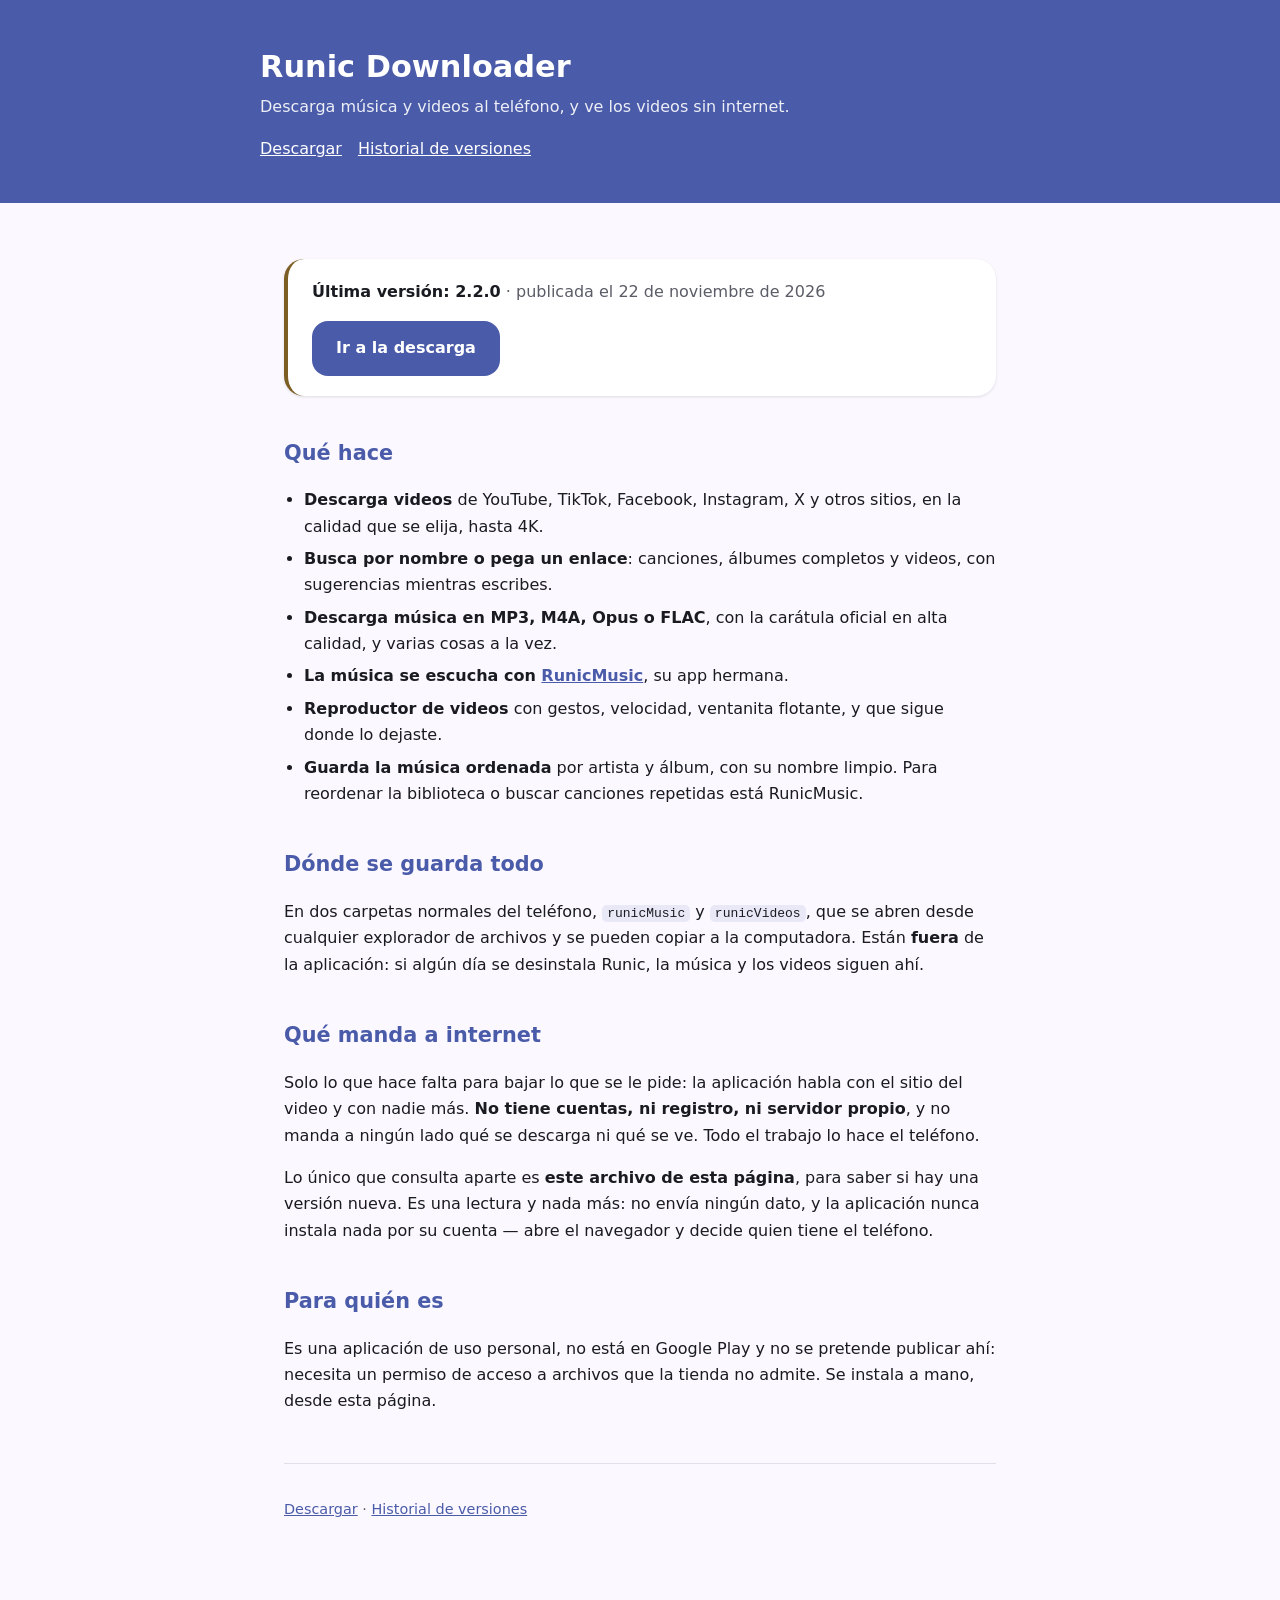
<file: index.html>
<!DOCTYPE html>
<html lang="es-MX">
<head>
<meta charset="utf-8">
<meta name="viewport" content="width=device-width, initial-scale=1">
<title>Runic Downloader</title>
<meta name="description" content="Aplicación Android para descargar música y videos al teléfono, y ver los videos sin internet.">
<link rel="stylesheet" href="estilo.css">
</head>
<body>
<header>
  <div class="caja">
    <h1>Runic Downloader</h1>
    <p>Descarga música y videos al teléfono, y ve los videos sin internet.</p>
    <nav style="margin-top:16px"><a href="descargas.html">Descargar</a><a href="historial.html">Historial de versiones</a></nav>
  </div>
</header>

<main>
  <div class="tarjeta destacado">
    <p style="margin:0 0 16px">
      <strong>Última versión: <span id="version">—</span></strong>
      <span id="fecha" class="gris"></span>
    </p>
    <p style="margin:0"><a class="boton" href="descargas.html">Ir a la descarga</a></p>
  </div>

  <h2>Qué hace</h2>
  <ul>
    <li><strong>Descarga videos</strong> de YouTube, TikTok, Facebook, Instagram, X y otros sitios, en la calidad que se elija, hasta 4K.</li>
    <li><strong>Busca por nombre o pega un enlace</strong>: canciones, álbumes completos y videos, con sugerencias mientras escribes.</li>
    <li><strong>Descarga música en MP3, M4A, Opus o FLAC</strong>, con la carátula oficial en alta calidad, y varias cosas a la vez.</li>
    <li><strong>La música se escucha con <a href="https://betoavila92389-oss.github.io/runicmusic/">RunicMusic</a></strong>, su app hermana.</li>
    <li><strong>Reproductor de videos</strong> con gestos, velocidad, ventanita flotante, y que sigue donde lo dejaste.</li>
    <li><strong>Guarda la música ordenada</strong> por artista y álbum, con su nombre limpio. Para reordenar la biblioteca o buscar canciones repetidas está RunicMusic.</li>
  </ul>

  <h2>Dónde se guarda todo</h2>
  <p>
    En dos carpetas normales del teléfono, <code>runicMusic</code> y <code>runicVideos</code>,
    que se abren desde cualquier explorador de archivos y se pueden copiar a la computadora.
    Están <strong>fuera</strong> de la aplicación: si algún día se desinstala Runic, la
    música y los videos siguen ahí.
  </p>

  <h2>Qué manda a internet</h2>
  <p>
    Solo lo que hace falta para bajar lo que se le pide: la aplicación habla con el sitio
    del video y con nadie más. <strong>No tiene cuentas, ni registro, ni servidor propio</strong>,
    y no manda a ningún lado qué se descarga ni qué se ve. Todo el trabajo lo hace el
    teléfono.
  </p>
  <p>
    Lo único que consulta aparte es <strong>este archivo de esta página</strong>, para saber
    si hay una versión nueva. Es una lectura y nada más: no envía ningún dato, y la
    aplicación nunca instala nada por su cuenta — abre el navegador y decide quien tiene el
    teléfono.
  </p>

  <h2>Para quién es</h2>
  <p>
    Es una aplicación de uso personal, no está en Google Play y no se pretende publicar ahí:
    necesita un permiso de acceso a archivos que la tienda no admite. Se instala a mano,
    desde esta página.
  </p>

  <div class="pie">
    <p><a href="descargas.html">Descargar</a> · <a href="historial.html">Historial de versiones</a></p>
  </div>
</main>

<script>
fetch("version.json?" + Date.now())
  .then(function (r) { return r.json(); })
  .then(function (v) {
    document.getElementById("version").textContent = v.versionName;
    document.getElementById("fecha").textContent = " · publicada el " + v.fecha;
  })
  .catch(function () {});
</script>
</body>
</html>
</file>
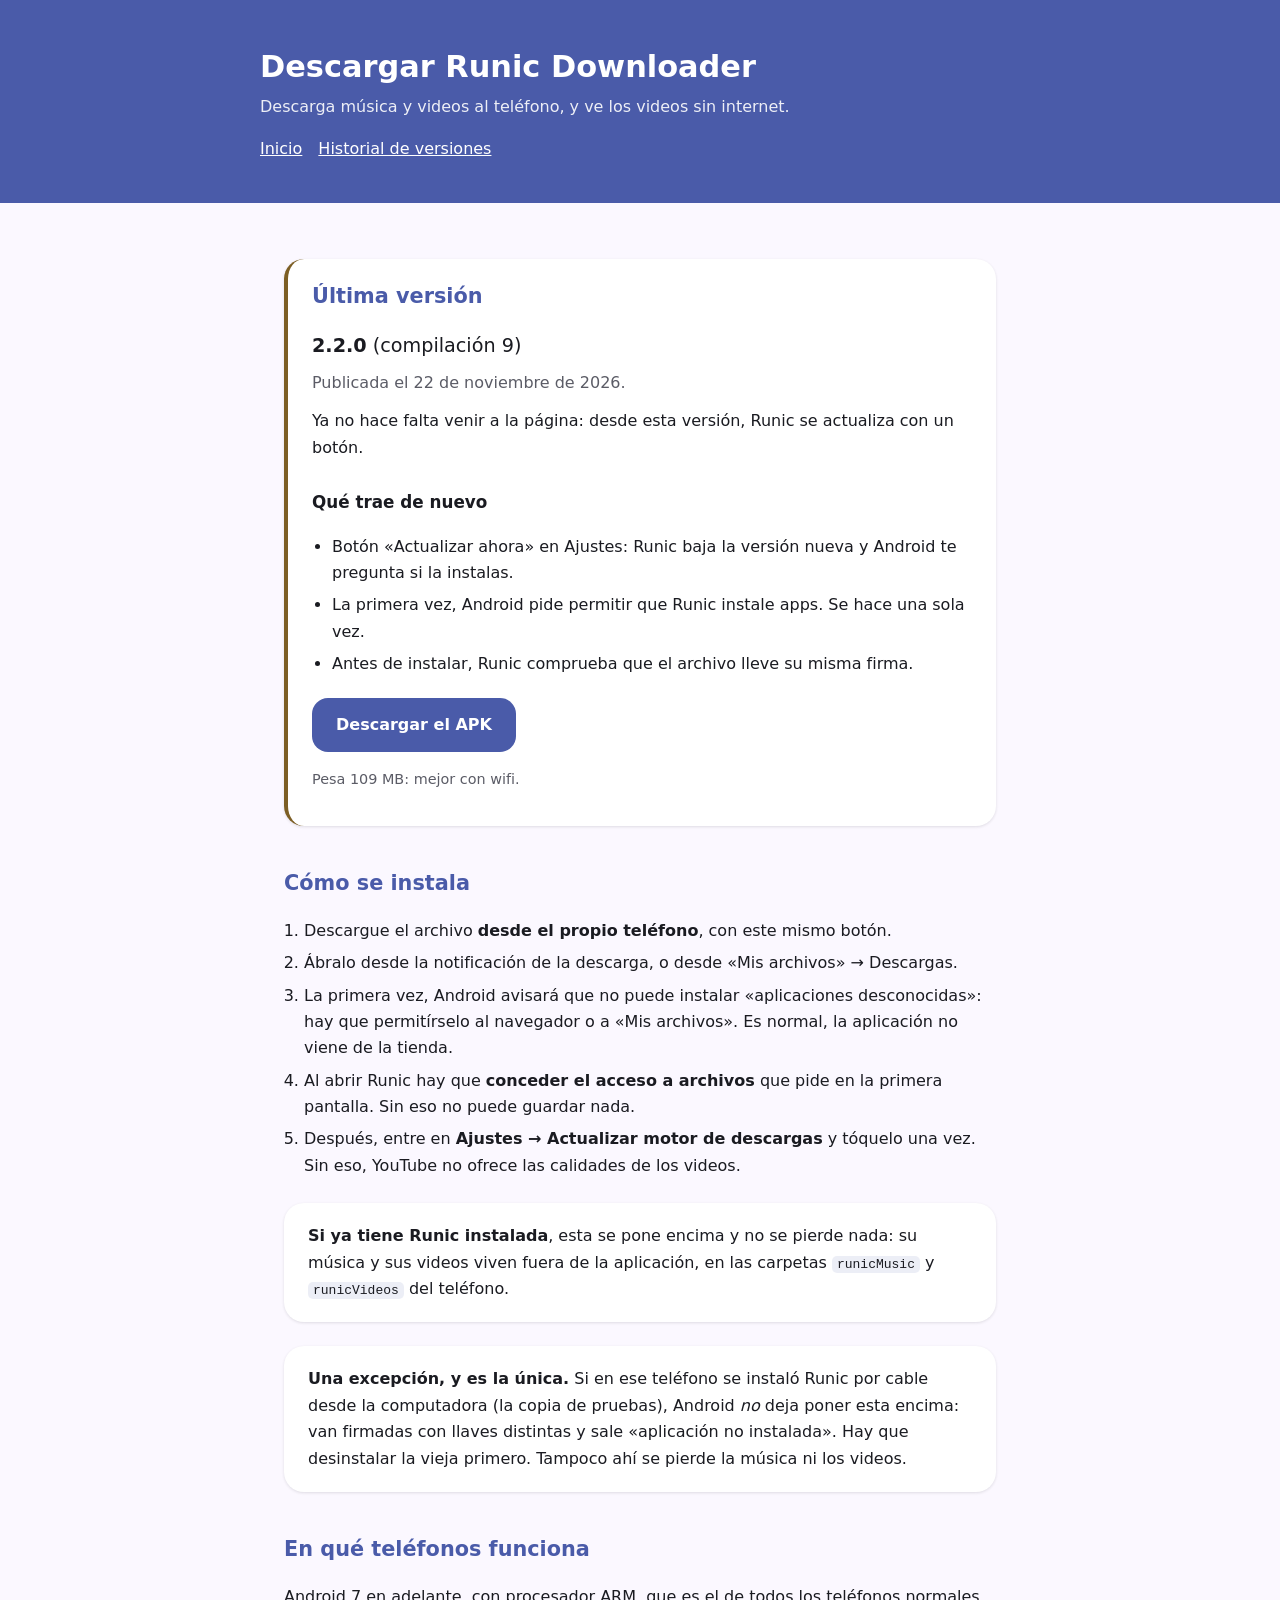
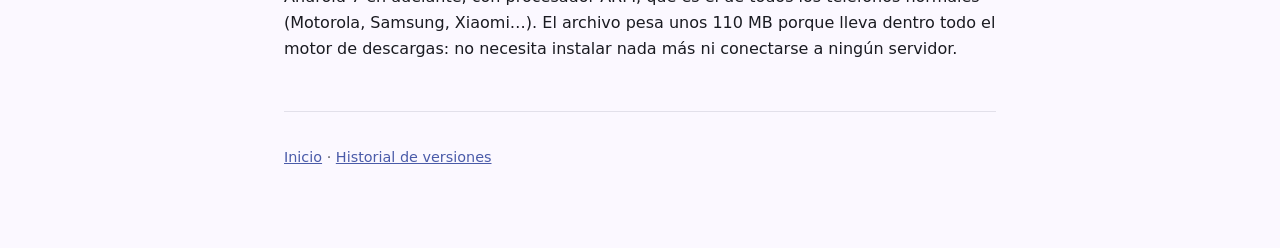
<file: descargas.html>
<!DOCTYPE html>
<html lang="es-MX">
<head>
<meta charset="utf-8">
<meta name="viewport" content="width=device-width, initial-scale=1">
<title>Descargar Runic Downloader</title>
<meta name="description" content="Última versión de Runic Downloader, la aplicación para descargar música y videos en el teléfono.">
<link rel="stylesheet" href="estilo.css">
</head>
<body>
<header>
  <div class="caja">
    <h1>Descargar Runic Downloader</h1>
    <p>Descarga música y videos al teléfono, y ve los videos sin internet.</p>
    <nav style="margin-top:16px"><a href="index.html">Inicio</a><a href="historial.html">Historial de versiones</a></nav>
  </div>
</header>

<main>
  <div class="tarjeta destacado">
    <h2 style="margin-top:0">Última versión</h2>
    <p id="version" style="font-size:1.2rem;margin:8px 0"><strong>—</strong></p>
    <p id="fecha" class="gris" style="margin:0 0 4px"></p>
    <p id="notas" style="margin:12px 0"></p>
    <div id="novedades"></div>
    <p style="margin-top:20px">
      <a id="descargar" class="boton" href="#">Descargar el APK</a>
    </p>
    <p id="peso" class="gris chico"></p>
  </div>

  <h2>Cómo se instala</h2>
  <ol>
    <li>Descargue el archivo <strong>desde el propio teléfono</strong>, con este mismo botón.</li>
    <li>Ábralo desde la notificación de la descarga, o desde «Mis archivos» → Descargas.</li>
    <li>La primera vez, Android avisará que no puede instalar «aplicaciones desconocidas»: hay que permitírselo al navegador o a «Mis archivos». Es normal, la aplicación no viene de la tienda.</li>
    <li>Al abrir Runic hay que <strong>conceder el acceso a archivos</strong> que pide en la primera pantalla. Sin eso no puede guardar nada.</li>
    <li>Después, entre en <strong>Ajustes → Actualizar motor de descargas</strong> y tóquelo una vez. Sin eso, YouTube no ofrece las calidades de los videos.</li>
  </ol>

  <div class="tarjeta">
    <p style="margin:0">
      <strong>Si ya tiene Runic instalada</strong>, esta se pone encima y no se pierde nada:
      su música y sus videos viven fuera de la aplicación, en las carpetas
      <code>runicMusic</code> y <code>runicVideos</code> del teléfono.
    </p>
  </div>

  <div class="tarjeta">
    <p style="margin:0">
      <strong>Una excepción, y es la única.</strong> Si en ese teléfono se instaló Runic
      por cable desde la computadora (la copia de pruebas), Android <em>no</em> deja poner
      esta encima: van firmadas con llaves distintas y sale «aplicación no instalada».
      Hay que desinstalar la vieja primero. Tampoco ahí se pierde la música ni los videos.
    </p>
  </div>

  <h2>En qué teléfonos funciona</h2>
  <p>
    Android 7 en adelante, con procesador ARM, que es el de todos los teléfonos normales
    (Motorola, Samsung, Xiaomi…). El archivo pesa unos 110 MB porque lleva dentro todo el
    motor de descargas: no necesita instalar nada más ni conectarse a ningún servidor.
  </p>

  <div class="pie">
    <p><a href="index.html">Inicio</a> · <a href="historial.html">Historial de versiones</a></p>
  </div>
</main>

<script>
// Esta es la MISMA información que consulta la app para saber si hay versión
// nueva: si se cambia version.json, cambian los dos a la vez.
fetch("version.json?" + Date.now())
  .then(function (r) { return r.json(); })
  .then(function (v) {
    document.getElementById("version").innerHTML =
      "<strong>" + v.versionName + "</strong> (compilación " + v.versionCode + ")";
    document.getElementById("fecha").textContent = "Publicada el " + v.fecha + ".";
    document.getElementById("notas").textContent = v.notas || "";

    var caja = document.getElementById("novedades");
    caja.innerHTML =
      lista("Qué trae de nuevo", v.cambios) + lista("Qué se arregló", v.correcciones);

    var enlace = document.getElementById("descargar");
    enlace.href = v.url;
    enlace.setAttribute("download", "");

    if (v.pesoMb) {
      document.getElementById("peso").textContent =
        "Pesa " + v.pesoMb + " MB: mejor con wifi.";
    }
  })
  .catch(function () {
    document.getElementById("version").textContent =
      "No se pudo leer la información de la versión. Recargue la página.";
  });

function lista(titulo, renglones) {
  if (!renglones || !renglones.length) { return ""; }
  var html = "<h3>" + titulo + "</h3><ul>";
  for (var i = 0; i < renglones.length; i++) {
    html += "<li>" + renglones[i] + "</li>";
  }
  return html + "</ul>";
}
</script>
</body>
</html>
</file>
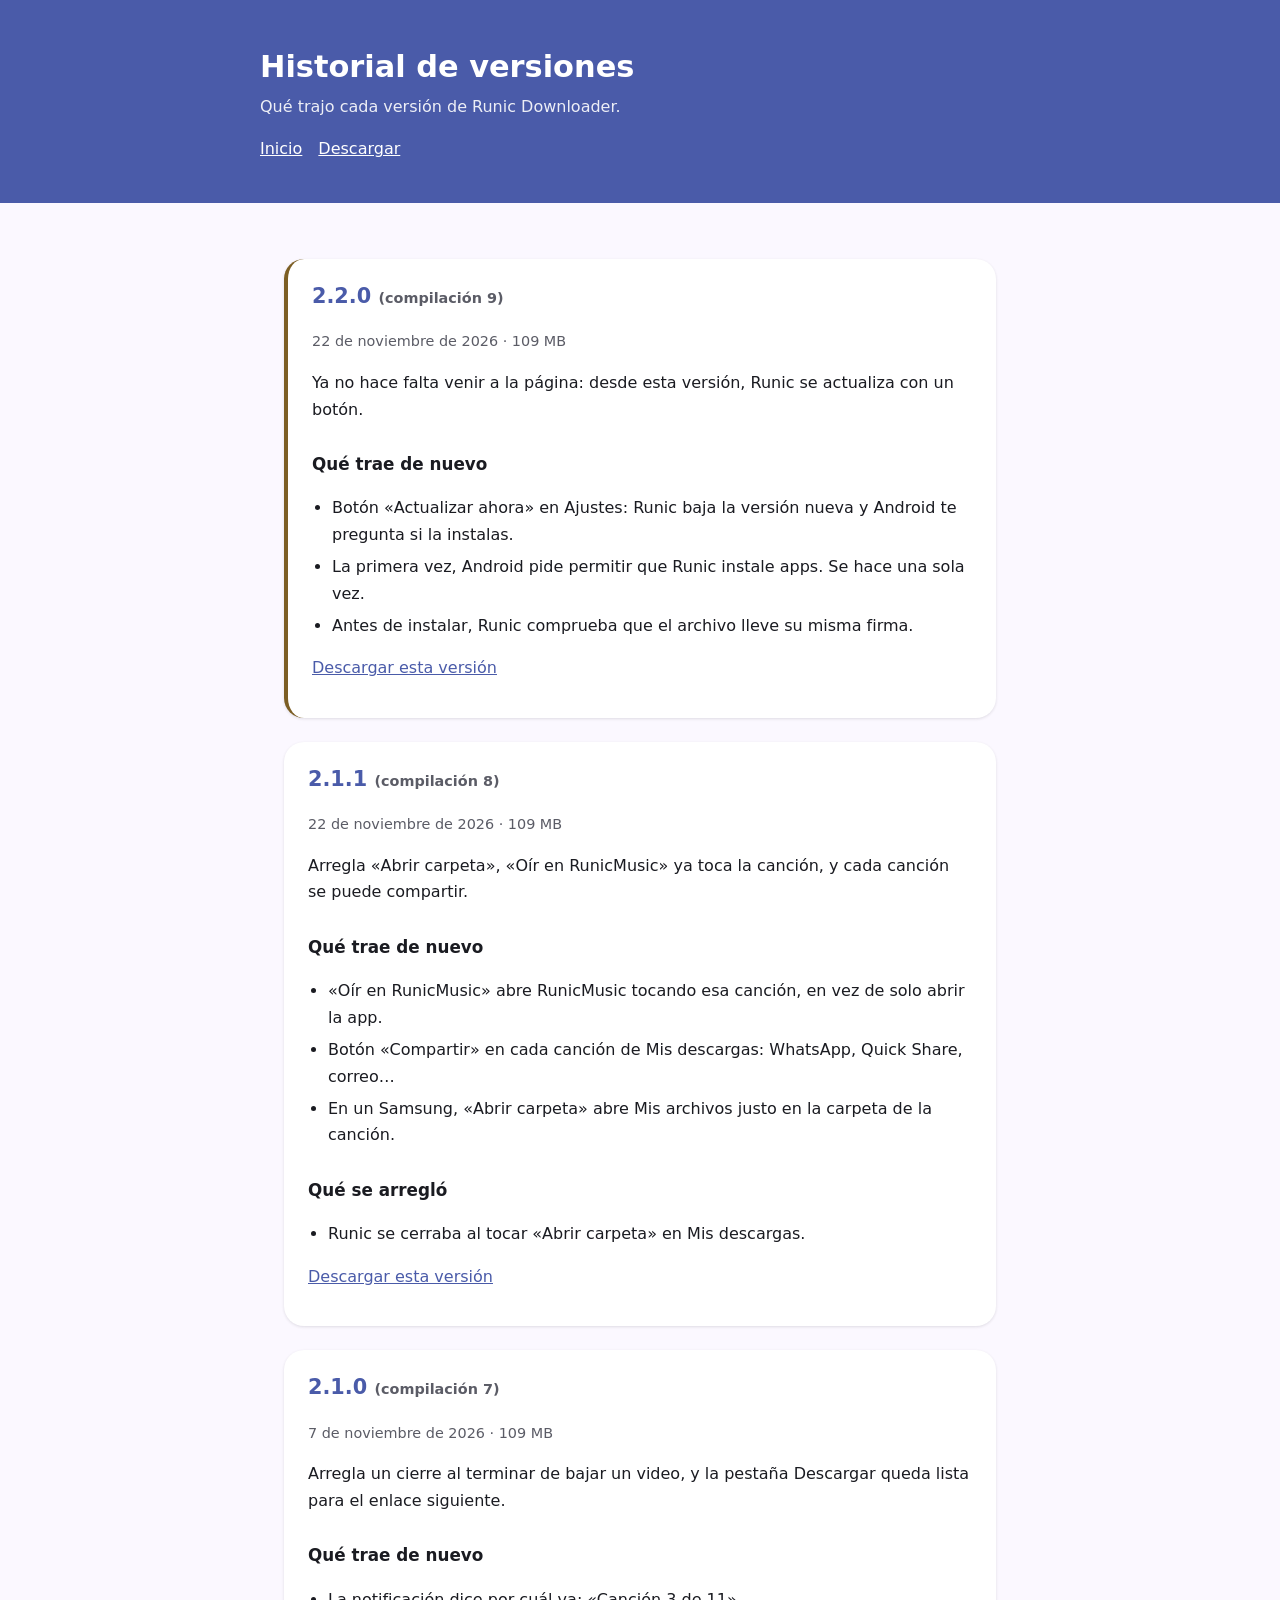
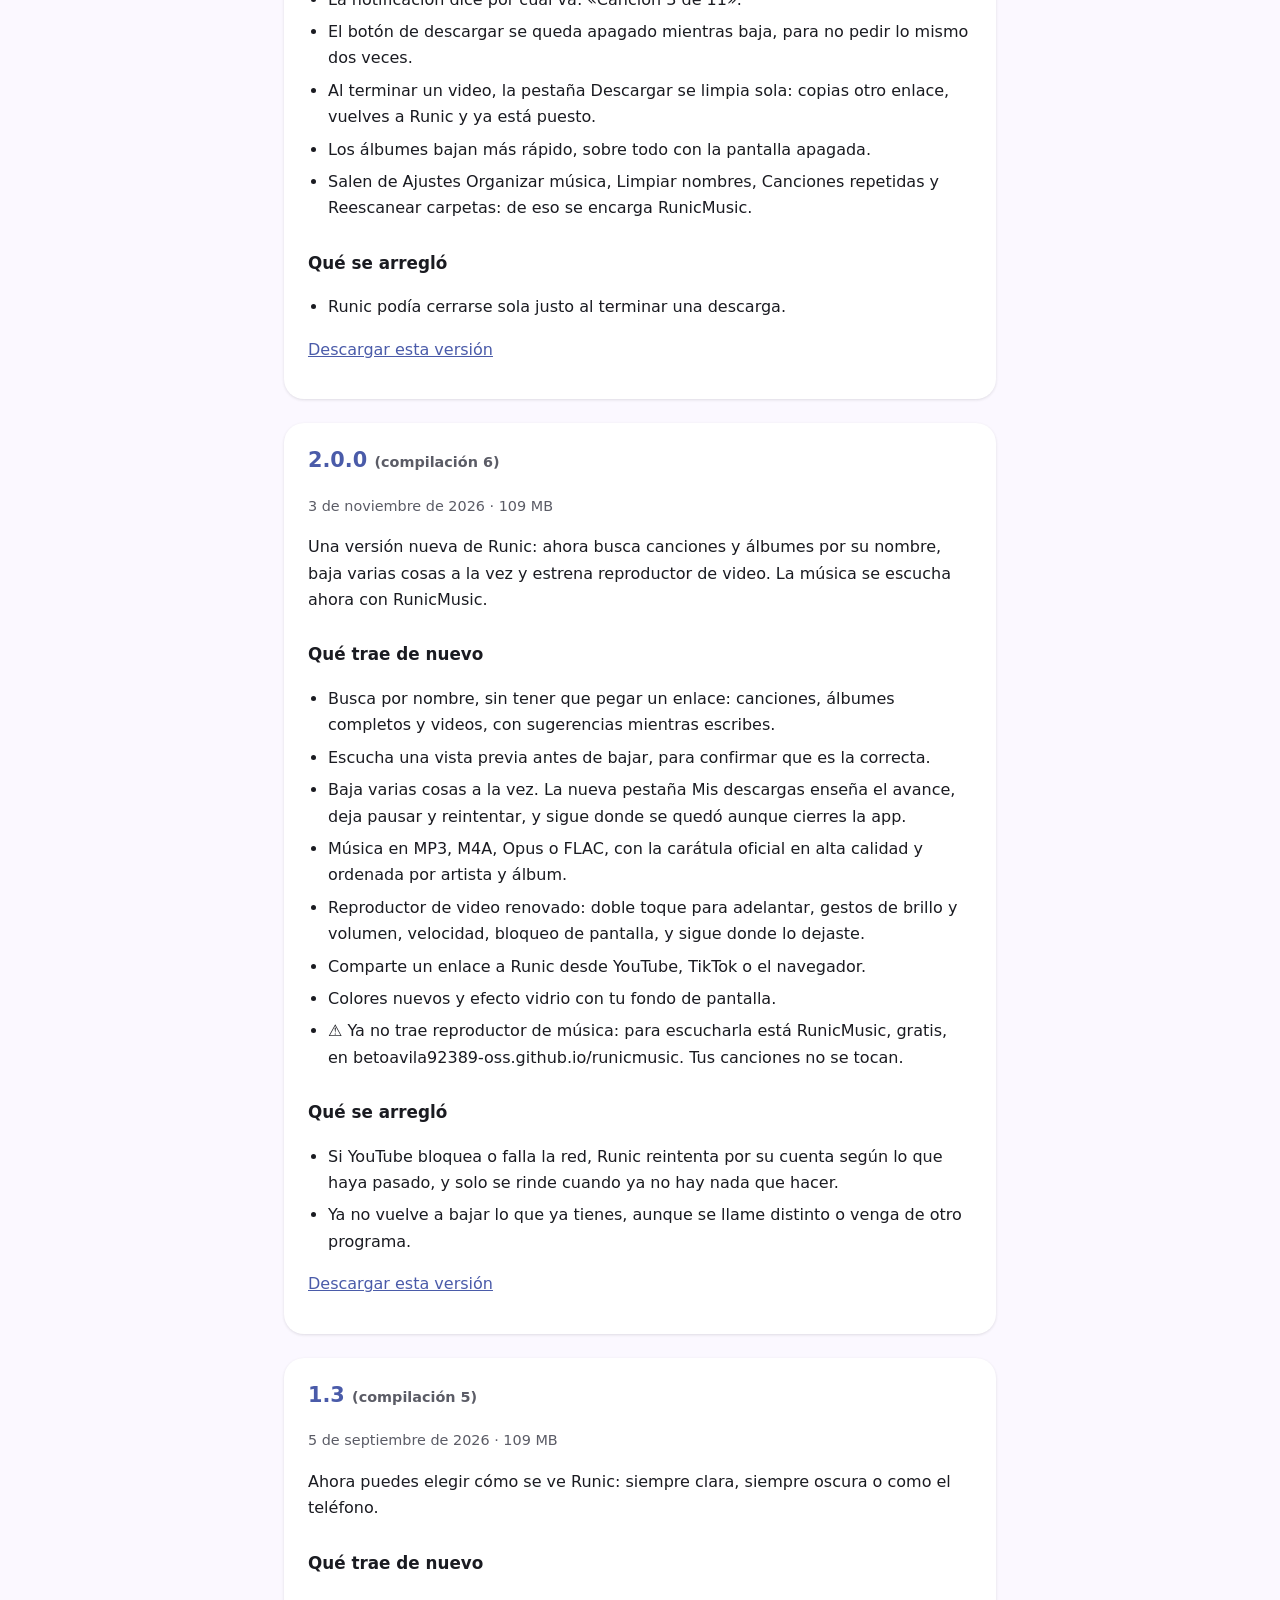
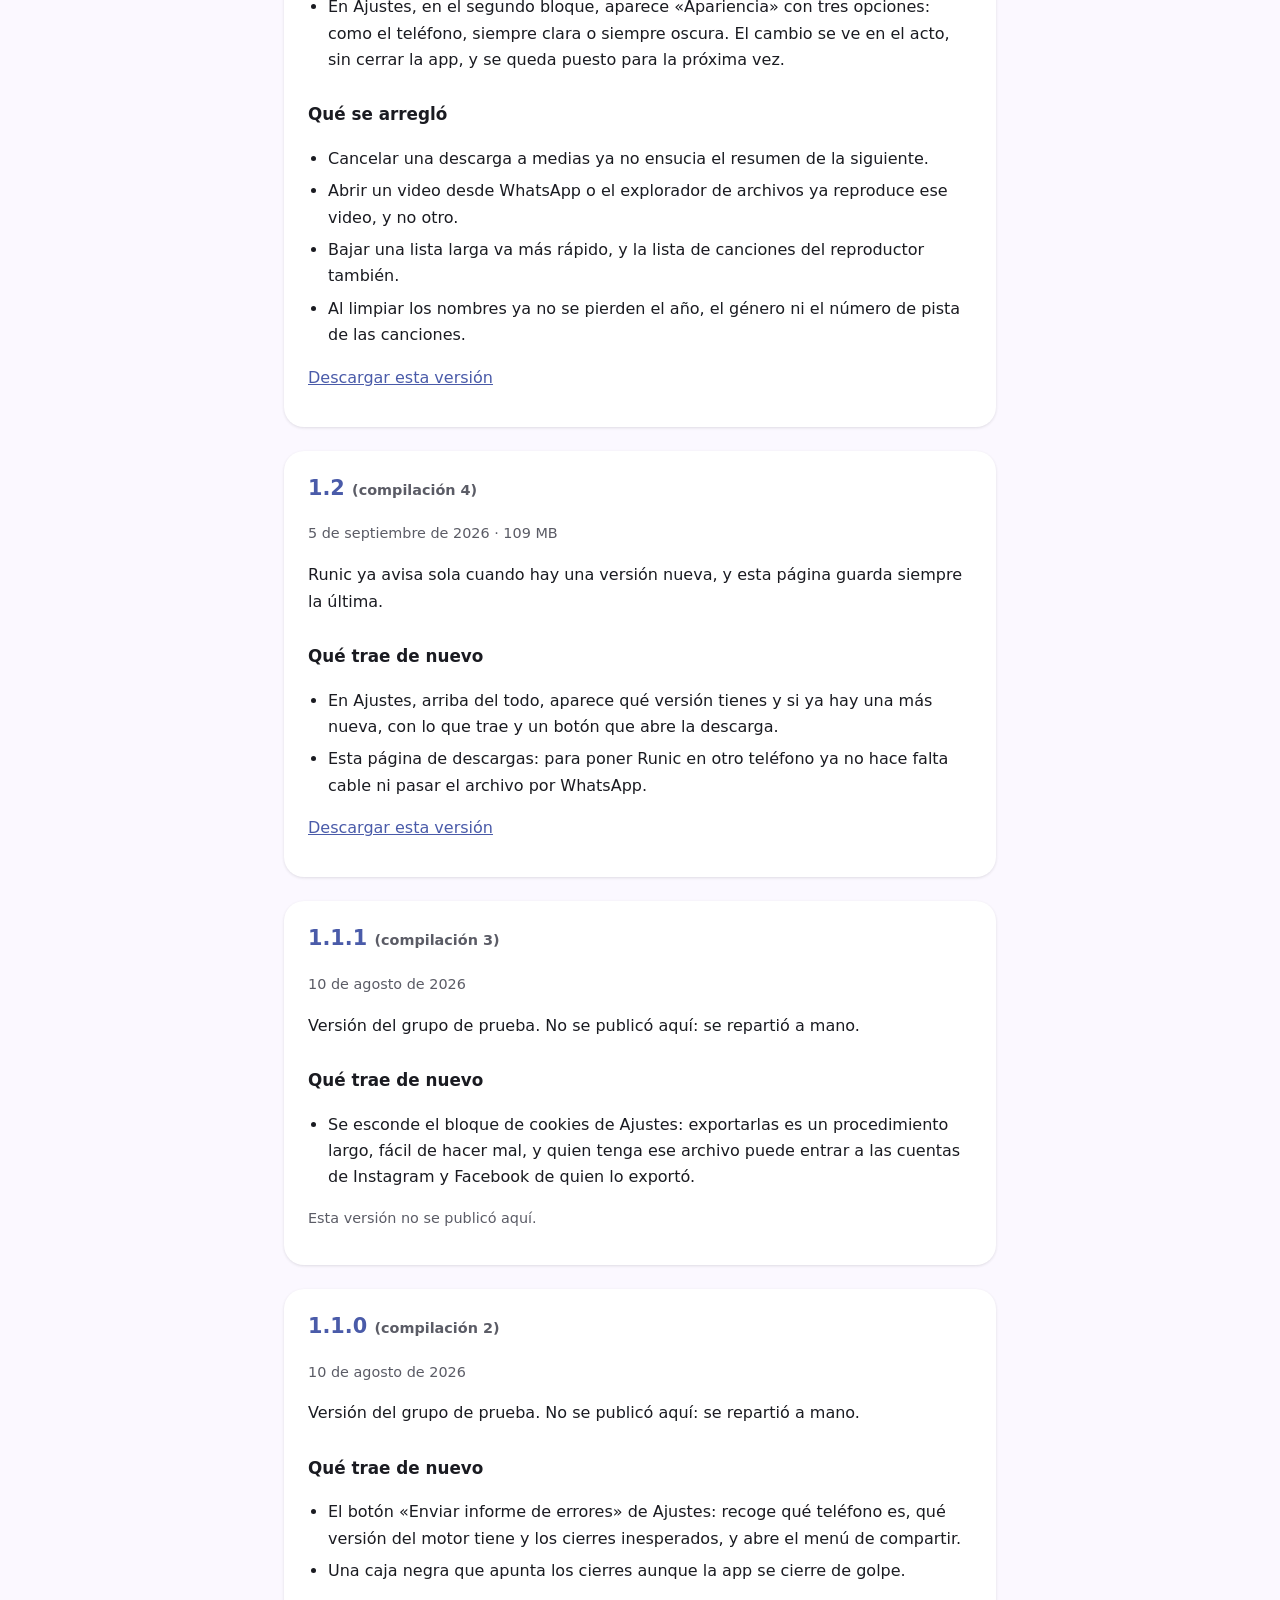
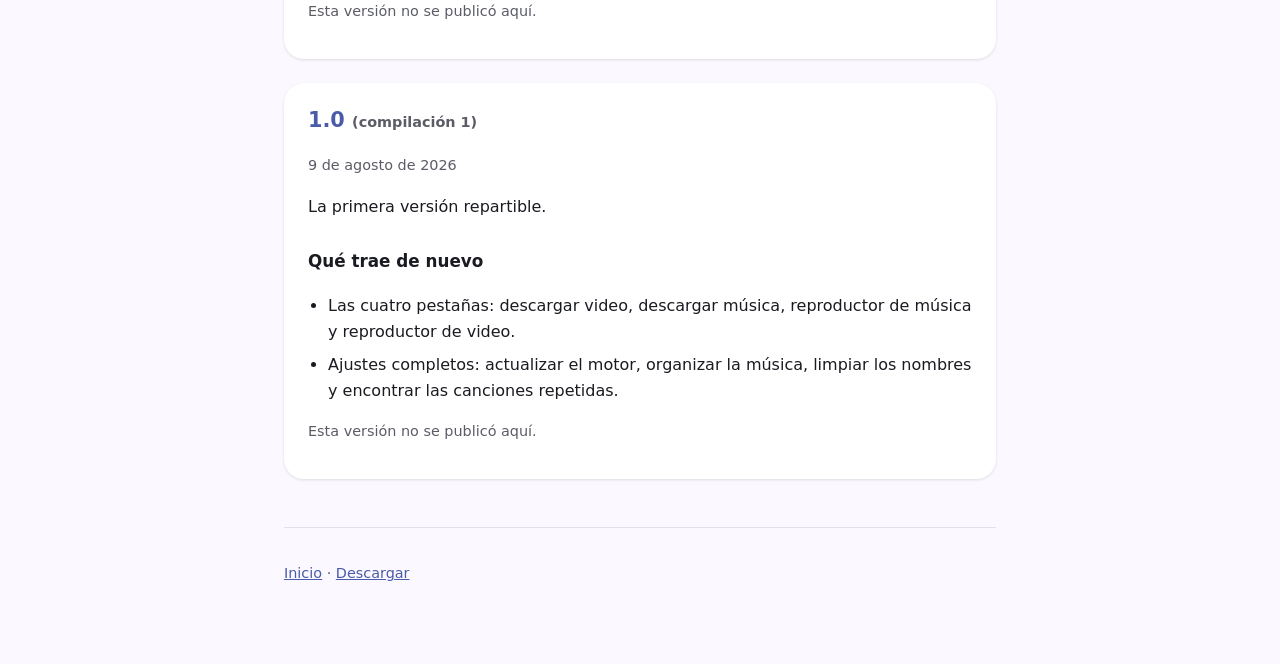
<file: historial.html>
<!DOCTYPE html>
<html lang="es-MX">
<head>
<meta charset="utf-8">
<meta name="viewport" content="width=device-width, initial-scale=1">
<title>Historial de versiones · Runic Downloader</title>
<meta name="description" content="Todas las versiones de Runic Downloader y qué trajo cada una.">
<link rel="stylesheet" href="estilo.css">
</head>
<body>
<header>
  <div class="caja">
    <h1>Historial de versiones</h1>
    <p>Qué trajo cada versión de Runic Downloader.</p>
    <nav style="margin-top:16px"><a href="index.html">Inicio</a><a href="descargas.html">Descargar</a></nav>
  </div>
</header>

<main>
  <div id="lista"><p class="gris">Cargando…</p></div>

  <div class="pie">
    <p><a href="index.html">Inicio</a> · <a href="descargas.html">Descargar</a></p>
  </div>
</main>

<script>
fetch("historial.json?" + Date.now())
  .then(function (r) { return r.json(); })
  .then(function (versiones) {
    var html = "";
    for (var i = 0; i < versiones.length; i++) {
      var v = versiones[i];
      html += '<div class="tarjeta' + (i === 0 ? ' destacado' : '') + '">';
      html += "<h2 style='margin-top:0'>" + v.versionName +
              " <span class='gris chico'>(compilación " + v.versionCode + ")</span></h2>";
      html += "<p class='gris chico' style='margin:0'>" + v.fecha +
              (v.pesoMb ? " · " + v.pesoMb + " MB" : "") + "</p>";
      if (v.notas) { html += "<p>" + v.notas + "</p>"; }
      html += lista("Qué trae de nuevo", v.cambios);
      html += lista("Qué se arregló", v.correcciones);
      if (v.url) {
        html += "<p style='margin-top:16px'><a href='" + v.url + "' download>Descargar esta versión</a></p>";
      } else {
        html += "<p class='gris chico' style='margin-top:16px'>Esta versión no se publicó aquí.</p>";
      }
      html += "</div>";
    }
    document.getElementById("lista").innerHTML = html;
  })
  .catch(function () {
    document.getElementById("lista").innerHTML =
      "<p>No se pudo leer el historial. Recargue la página.</p>";
  });

function lista(titulo, renglones) {
  if (!renglones || !renglones.length) { return ""; }
  var html = "<h3>" + titulo + "</h3><ul>";
  for (var i = 0; i < renglones.length; i++) {
    html += "<li>" + renglones[i] + "</li>";
  }
  return html + "</ul>";
}
</script>
</body>
</html>
</file>
<file: estilo.css>
/* Los colores son los de la app: azul de piedra rúnica y dorado apagado. */
:root {
  --azul: #4A5BA9;
  --dorado: #7C5E24;
  --tinta: #1A1B21;
  --suave: #5b5c66;
  --fondo: #FBF8FF;
  --tarjeta: #ffffff;
  --borde: #e2e0ea;
}
* { box-sizing: border-box; }
body {
  margin: 0;
  background: var(--fondo);
  color: var(--tinta);
  font-family: system-ui, -apple-system, "Segoe UI", Roboto, sans-serif;
  line-height: 1.65;
}
header {
  background: var(--azul);
  color: #fff;
  padding: 48px 24px 40px;
}
header .caja, main { max-width: 760px; margin: 0 auto; }
header h1 { margin: 0 0 8px; font-size: 1.9rem; line-height: 1.25; }
header p { margin: 0; opacity: .9; }
main { padding: 32px 24px 64px; }
h2 { color: var(--azul); margin-top: 40px; font-size: 1.3rem; }
h3 { font-size: 1.05rem; margin-top: 28px; }
ul, ol { padding-left: 20px; }
li { margin-bottom: 6px; }
.tarjeta {
  background: var(--tarjeta);
  border-radius: 20px;
  padding: 20px 24px;
  margin: 24px 0;
  box-shadow: 0 1px 3px rgba(26,27,33,.12);
}
.destacado { border-left: 4px solid var(--dorado); }
.boton {
  display: inline-block;
  background: var(--azul);
  color: #fff;
  padding: 14px 24px;
  border-radius: 16px;
  text-decoration: none;
  font-weight: 600;
}
.pie { color: var(--suave); font-size: .9rem; margin-top: 48px; border-top: 1px solid var(--borde); padding-top: 20px; }
.gris { color: var(--suave); }
.chico { font-size: .9rem; }
a { color: var(--azul); }
nav a { color: #fff; margin-right: 16px; }
code { background: rgba(74,91,169,.10); padding: 1px 5px; border-radius: 5px; }
@media (prefers-color-scheme: dark) {
  :root {
    --fondo: #121319; --tarjeta: #1E1F26; --tinta: #E3E1EA;
    --suave: #9a99a6; --borde: #2b2c35; --dorado: #EEC26B;
  }
  header { background: #313D8F; }
  h2 { color: #B8C3FF; }
  a { color: #B8C3FF; }
  .boton { background: #313D8F; }
  code { background: rgba(184,195,255,.12); }
}
</file>
